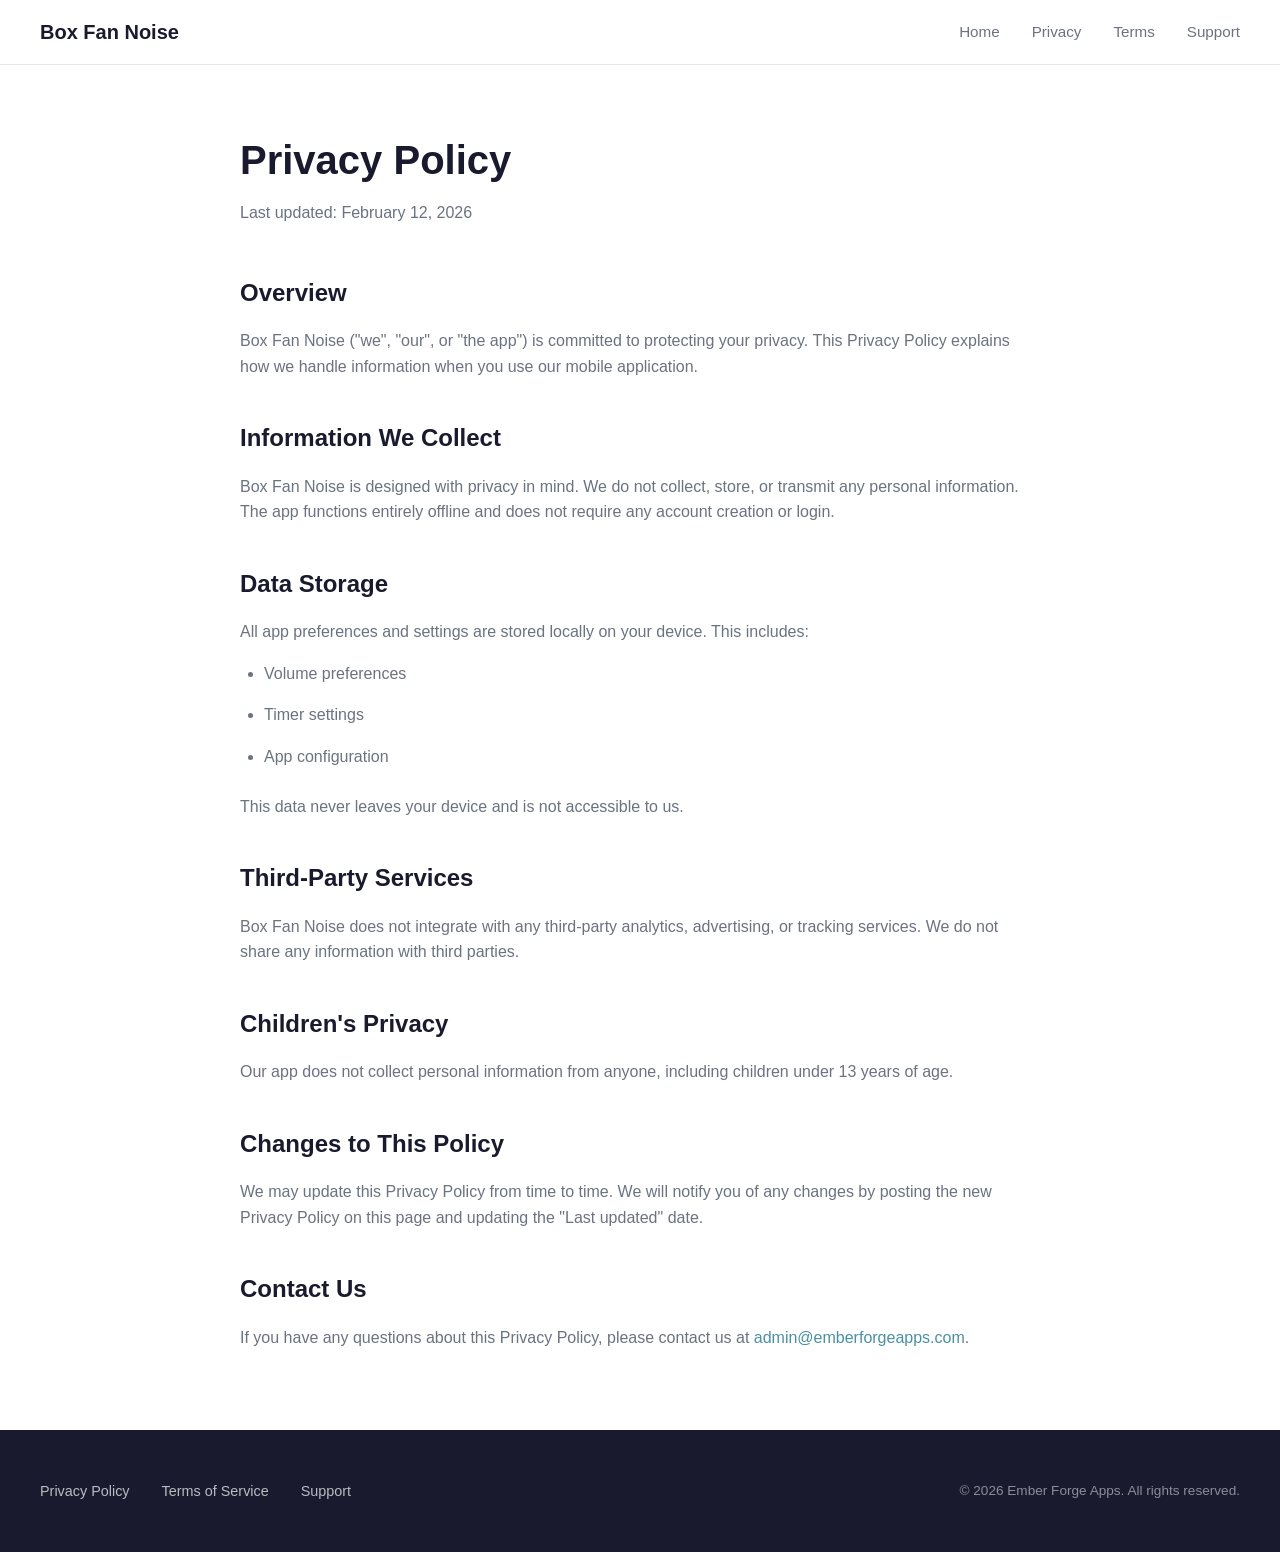
<file: BoxFanNoiseWebsite/privacy.html>
<!DOCTYPE html>
<html lang="en">
<head>
    <meta charset="UTF-8">
    <meta name="viewport" content="width=device-width, initial-scale=1.0">
    <title>Privacy Policy - Box Fan Noise</title>
    <link rel="stylesheet" href="style.css">
</head>
<body>
    <nav>
        <div class="container">
            <a href="index.html" class="logo">Box Fan Noise</a>
            <ul class="nav-links">
                <li><a href="index.html">Home</a></li>
                <li><a href="privacy.html">Privacy</a></li>
                <li><a href="terms.html">Terms</a></li>
                <li><a href="support.html">Support</a></li>
            </ul>
        </div>
    </nav>

    <main class="page">
        <div class="container">
            <h1>Privacy Policy</h1>
            <p class="updated">Last updated: February 12, 2026</p>

            <h2>Overview</h2>
            <p>Box Fan Noise ("we", "our", or "the app") is committed to protecting your privacy. This Privacy Policy explains how we handle information when you use our mobile application.</p>

            <h2>Information We Collect</h2>
            <p>Box Fan Noise is designed with privacy in mind. We do not collect, store, or transmit any personal information. The app functions entirely offline and does not require any account creation or login.</p>

            <h2>Data Storage</h2>
            <p>All app preferences and settings are stored locally on your device. This includes:</p>
            <ul>
                <li>Volume preferences</li>
                <li>Timer settings</li>
                <li>App configuration</li>
            </ul>
            <p>This data never leaves your device and is not accessible to us.</p>

            <h2>Third-Party Services</h2>
            <p>Box Fan Noise does not integrate with any third-party analytics, advertising, or tracking services. We do not share any information with third parties.</p>

            <h2>Children's Privacy</h2>
            <p>Our app does not collect personal information from anyone, including children under 13 years of age.</p>

            <h2>Changes to This Policy</h2>
            <p>We may update this Privacy Policy from time to time. We will notify you of any changes by posting the new Privacy Policy on this page and updating the "Last updated" date.</p>

            <h2>Contact Us</h2>
            <p>If you have any questions about this Privacy Policy, please contact us at <a href="mailto:admin@emberforgeapps.com">admin@emberforgeapps.com</a>.</p>
        </div>
    </main>

    <footer>
        <div class="container">
            <ul class="footer-links">
                <li><a href="privacy.html">Privacy Policy</a></li>
                <li><a href="terms.html">Terms of Service</a></li>
                <li><a href="support.html">Support</a></li>
            </ul>
            <p class="copyright">&copy; 2026 Ember Forge Apps. All rights reserved.</p>
        </div>
    </footer>
</body>
</html>
</file>
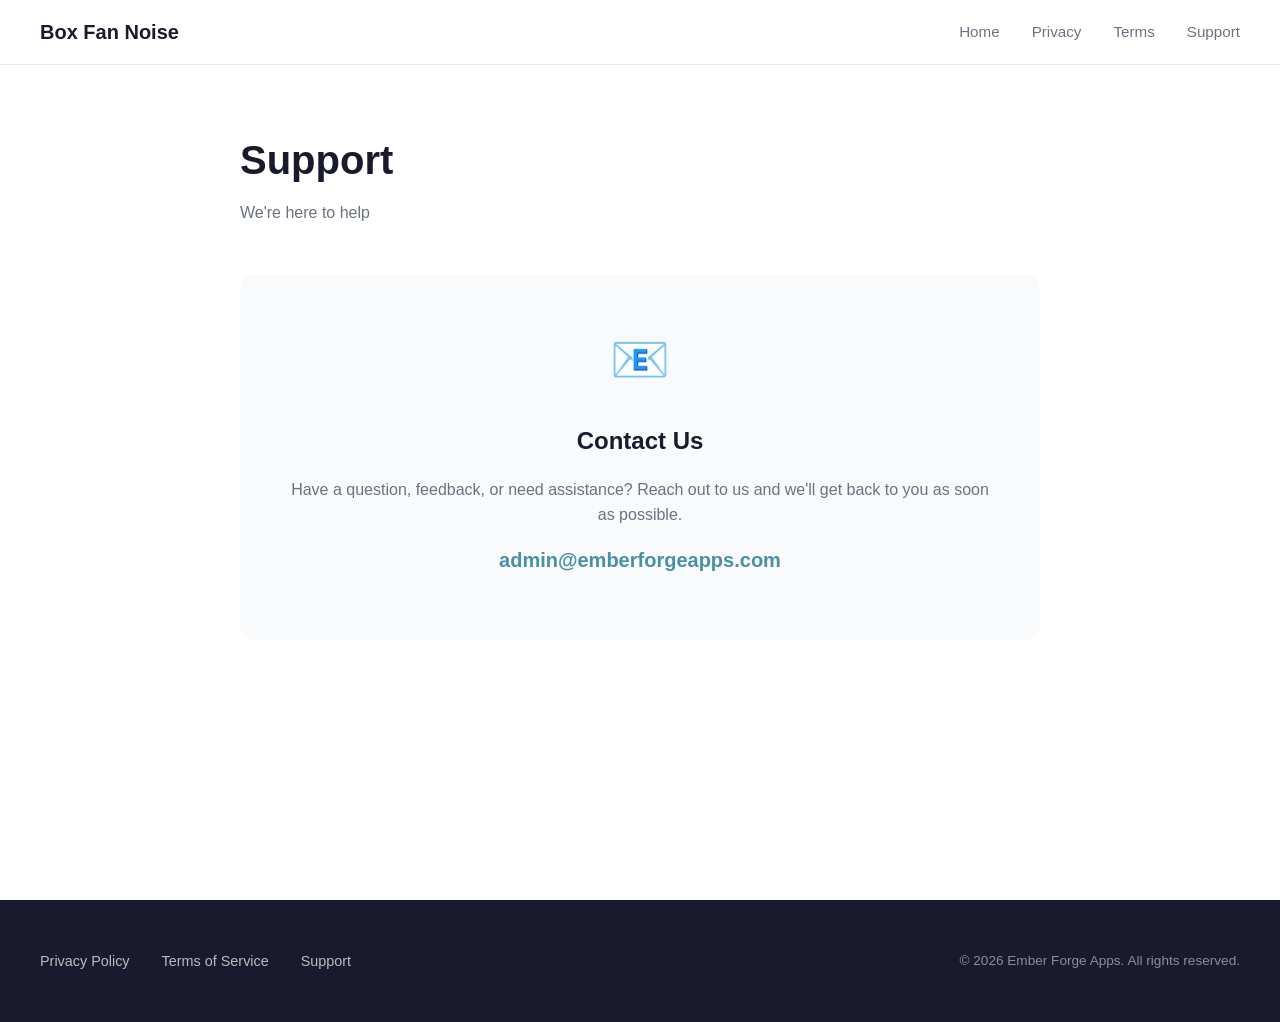
<file: BoxFanNoiseWebsite/support.html>
<!DOCTYPE html>
<html lang="en">
<head>
    <meta charset="UTF-8">
    <meta name="viewport" content="width=device-width, initial-scale=1.0">
    <title>Support - Box Fan Noise</title>
    <link rel="stylesheet" href="style.css">
</head>
<body>
    <nav>
        <div class="container">
            <a href="index.html" class="logo">Box Fan Noise</a>
            <ul class="nav-links">
                <li><a href="index.html">Home</a></li>
                <li><a href="privacy.html">Privacy</a></li>
                <li><a href="terms.html">Terms</a></li>
                <li><a href="support.html">Support</a></li>
            </ul>
        </div>
    </nav>

    <main class="page">
        <div class="container">
            <h1>Support</h1>
            <p class="updated">We're here to help</p>

            <div class="support-card">
                <div class="icon">📧</div>
                <h2>Contact Us</h2>
                <p>Have a question, feedback, or need assistance? Reach out to us and we'll get back to you as soon as possible.</p>
                <p class="email"><a href="mailto:admin@emberforgeapps.com">admin@emberforgeapps.com</a></p>
            </div>
        </div>
    </main>

    <footer>
        <div class="container">
            <ul class="footer-links">
                <li><a href="privacy.html">Privacy Policy</a></li>
                <li><a href="terms.html">Terms of Service</a></li>
                <li><a href="support.html">Support</a></li>
            </ul>
            <p class="copyright">&copy; 2026 Ember Forge Apps. All rights reserved.</p>
        </div>
    </footer>
</body>
</html>
</file>
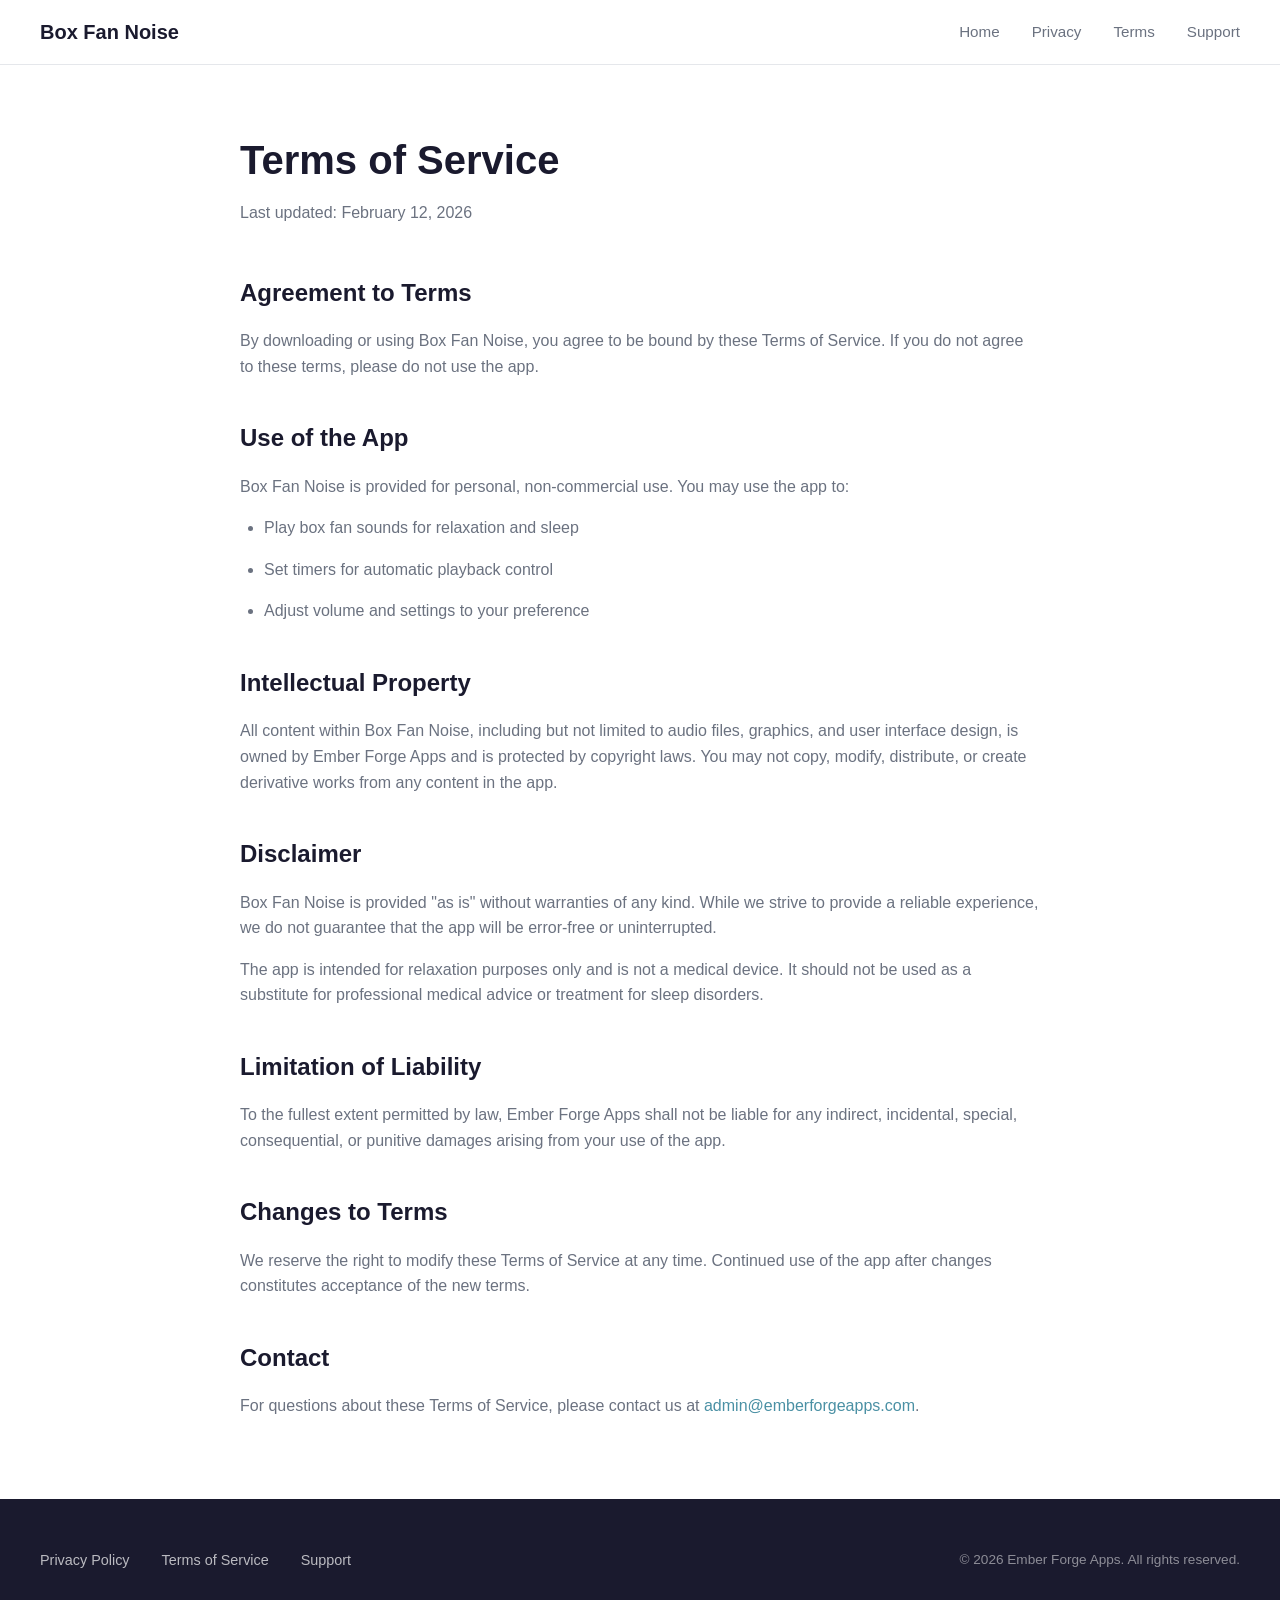
<file: BoxFanNoiseWebsite/terms.html>
<!DOCTYPE html>
<html lang="en">
<head>
    <meta charset="UTF-8">
    <meta name="viewport" content="width=device-width, initial-scale=1.0">
    <title>Terms of Service - Box Fan Noise</title>
    <link rel="stylesheet" href="style.css">
</head>
<body>
    <nav>
        <div class="container">
            <a href="index.html" class="logo">Box Fan Noise</a>
            <ul class="nav-links">
                <li><a href="index.html">Home</a></li>
                <li><a href="privacy.html">Privacy</a></li>
                <li><a href="terms.html">Terms</a></li>
                <li><a href="support.html">Support</a></li>
            </ul>
        </div>
    </nav>

    <main class="page">
        <div class="container">
            <h1>Terms of Service</h1>
            <p class="updated">Last updated: February 12, 2026</p>

            <h2>Agreement to Terms</h2>
            <p>By downloading or using Box Fan Noise, you agree to be bound by these Terms of Service. If you do not agree to these terms, please do not use the app.</p>

            <h2>Use of the App</h2>
            <p>Box Fan Noise is provided for personal, non-commercial use. You may use the app to:</p>
            <ul>
                <li>Play box fan sounds for relaxation and sleep</li>
                <li>Set timers for automatic playback control</li>
                <li>Adjust volume and settings to your preference</li>
            </ul>

            <h2>Intellectual Property</h2>
            <p>All content within Box Fan Noise, including but not limited to audio files, graphics, and user interface design, is owned by Ember Forge Apps and is protected by copyright laws. You may not copy, modify, distribute, or create derivative works from any content in the app.</p>

            <h2>Disclaimer</h2>
            <p>Box Fan Noise is provided "as is" without warranties of any kind. While we strive to provide a reliable experience, we do not guarantee that the app will be error-free or uninterrupted.</p>
            <p>The app is intended for relaxation purposes only and is not a medical device. It should not be used as a substitute for professional medical advice or treatment for sleep disorders.</p>

            <h2>Limitation of Liability</h2>
            <p>To the fullest extent permitted by law, Ember Forge Apps shall not be liable for any indirect, incidental, special, consequential, or punitive damages arising from your use of the app.</p>

            <h2>Changes to Terms</h2>
            <p>We reserve the right to modify these Terms of Service at any time. Continued use of the app after changes constitutes acceptance of the new terms.</p>

            <h2>Contact</h2>
            <p>For questions about these Terms of Service, please contact us at <a href="mailto:admin@emberforgeapps.com">admin@emberforgeapps.com</a>.</p>
        </div>
    </main>

    <footer>
        <div class="container">
            <ul class="footer-links">
                <li><a href="privacy.html">Privacy Policy</a></li>
                <li><a href="terms.html">Terms of Service</a></li>
                <li><a href="support.html">Support</a></li>
            </ul>
            <p class="copyright">&copy; 2026 Ember Forge Apps. All rights reserved.</p>
        </div>
    </footer>
</body>
</html>
</file>
<file: BoxFanNoiseWebsite/style.css>
* {
    margin: 0;
    padding: 0;
    box-sizing: border-box;
}

:root {
    --primary: #4A90A4;
    --primary-dark: #3A7A94;
    --text: #1a1a2e;
    --text-light: #6b7280;
    --bg: #ffffff;
    --bg-alt: #f8fafc;
    --border: #e5e7eb;
}

body {
    font-family: -apple-system, BlinkMacSystemFont, 'Segoe UI', Roboto, Oxygen, Ubuntu, sans-serif;
    color: var(--text);
    line-height: 1.6;
    background: var(--bg);
}

a {
    color: var(--primary);
    text-decoration: none;
    transition: color 0.2s;
}

a:hover {
    color: var(--primary-dark);
}

/* Navigation */
nav {
    position: fixed;
    top: 0;
    width: 100%;
    background: rgba(255, 255, 255, 0.95);
    backdrop-filter: blur(10px);
    border-bottom: 1px solid var(--border);
    z-index: 1000;
    padding: 1rem 2rem;
}

nav .container {
    max-width: 1200px;
    margin: 0 auto;
    display: flex;
    justify-content: space-between;
    align-items: center;
}

nav .logo {
    font-size: 1.25rem;
    font-weight: 700;
    color: var(--text);
}

nav .nav-links {
    display: flex;
    gap: 2rem;
    list-style: none;
}

nav .nav-links a {
    color: var(--text-light);
    font-size: 0.95rem;
    font-weight: 500;
}

nav .nav-links a:hover {
    color: var(--primary);
}

/* Hero Section */
.hero {
    min-height: 100vh;
    display: flex;
    align-items: center;
    justify-content: center;
    padding: 6rem 2rem 4rem;
    background: linear-gradient(135deg, #f8fafc 0%, #e8f4f8 100%);
}

.hero .container {
    max-width: 1200px;
    margin: 0 auto;
    display: grid;
    grid-template-columns: 1fr 1fr;
    gap: 4rem;
    align-items: center;
}

.hero-content h1 {
    font-size: 3.5rem;
    font-weight: 800;
    line-height: 1.1;
    margin-bottom: 1.5rem;
    color: var(--text);
}

.hero-content h1 span {
    color: var(--primary);
}

.hero-content p {
    font-size: 1.25rem;
    color: var(--text-light);
    margin-bottom: 2rem;
    max-width: 500px;
}

.app-store-btn {
    display: inline-block;
    transition: transform 0.2s, opacity 0.2s;
}

.app-store-btn img {
    height: 54px;
}

.app-store-btn:hover {
    transform: scale(1.05);
    opacity: 0.9;
}

.hero-image {
    display: flex;
    justify-content: center;
}

.hero-image .phone-mockup {
    width: 280px;
    height: 580px;
    background: linear-gradient(145deg, #2c3e50, #4a90a4);
    border-radius: 40px;
    padding: 12px;
    box-shadow: 0 25px 80px rgba(74, 144, 164, 0.3);
}

.hero-image .phone-screen {
    width: 100%;
    height: 100%;
    background: linear-gradient(180deg, #1a2a3a 0%, #2c4a5a 50%, #3a6a7a 100%);
    border-radius: 32px;
    display: flex;
    flex-direction: column;
    align-items: center;
    justify-content: center;
    color: white;
}

.phone-screen .fan-icon {
    font-size: 80px;
    margin-bottom: 20px;
    animation: spin 3s linear infinite;
}

@keyframes spin {
    from { transform: rotate(0deg); }
    to { transform: rotate(360deg); }
}

.phone-screen .app-title {
    font-size: 1.5rem;
    font-weight: 600;
}

/* Features Section */
.features {
    padding: 6rem 2rem;
    background: var(--bg);
}

.features .container {
    max-width: 1200px;
    margin: 0 auto;
}

.section-title {
    text-align: center;
    font-size: 2.5rem;
    font-weight: 700;
    margin-bottom: 1rem;
}

.section-subtitle {
    text-align: center;
    color: var(--text-light);
    font-size: 1.1rem;
    margin-bottom: 4rem;
}

.features-grid {
    display: grid;
    grid-template-columns: repeat(3, 1fr);
    gap: 2rem;
}

.feature-card {
    padding: 2rem;
    background: var(--bg-alt);
    border-radius: 16px;
    text-align: center;
    transition: transform 0.2s, box-shadow 0.2s;
}

.feature-card:hover {
    transform: translateY(-5px);
    box-shadow: 0 10px 40px rgba(0, 0, 0, 0.1);
}

.feature-icon {
    width: 60px;
    height: 60px;
    background: linear-gradient(135deg, var(--primary), var(--primary-dark));
    border-radius: 16px;
    display: flex;
    align-items: center;
    justify-content: center;
    margin: 0 auto 1.5rem;
    font-size: 1.5rem;
}

.feature-card h3 {
    font-size: 1.25rem;
    margin-bottom: 0.75rem;
}

.feature-card p {
    color: var(--text-light);
    font-size: 0.95rem;
}

/* Footer */
footer {
    background: var(--text);
    color: white;
    padding: 3rem 2rem;
}

footer .container {
    max-width: 1200px;
    margin: 0 auto;
    display: flex;
    justify-content: space-between;
    align-items: center;
}

footer .footer-links {
    display: flex;
    gap: 2rem;
    list-style: none;
}

footer .footer-links a {
    color: rgba(255, 255, 255, 0.7);
    font-size: 0.9rem;
}

footer .footer-links a:hover {
    color: white;
}

footer .copyright {
    color: rgba(255, 255, 255, 0.5);
    font-size: 0.85rem;
}

/* Page Styles */
.page {
    padding: 8rem 2rem 4rem;
    min-height: 100vh;
}

.page .container {
    max-width: 800px;
    margin: 0 auto;
}

.page h1 {
    font-size: 2.5rem;
    margin-bottom: 0.5rem;
}

.page .updated {
    color: var(--text-light);
    margin-bottom: 3rem;
}

.page h2 {
    font-size: 1.5rem;
    margin: 2.5rem 0 1rem;
    color: var(--text);
}

.page p, .page li {
    color: var(--text-light);
    margin-bottom: 1rem;
}

.page ul {
    padding-left: 1.5rem;
    margin-bottom: 1.5rem;
}

/* Support Page */
.support-card {
    background: var(--bg-alt);
    border-radius: 16px;
    padding: 3rem;
    text-align: center;
    margin-top: 2rem;
}

.support-card .icon {
    font-size: 3rem;
    margin-bottom: 1.5rem;
}

.support-card h2 {
    margin: 0 0 1rem;
}

.support-card .email {
    font-size: 1.25rem;
    color: var(--primary);
    font-weight: 600;
}

/* Responsive */
@media (max-width: 968px) {
    .hero .container {
        grid-template-columns: 1fr;
        text-align: center;
    }

    .hero-content h1 {
        font-size: 2.5rem;
    }

    .hero-content p {
        margin: 0 auto 2rem;
    }

    .features-grid {
        grid-template-columns: 1fr;
    }

    nav .nav-links {
        gap: 1rem;
    }
}

@media (max-width: 600px) {
    nav {
        padding: 1rem;
    }

    nav .nav-links {
        gap: 0.75rem;
        font-size: 0.85rem;
    }

    footer .container {
        flex-direction: column;
        gap: 1.5rem;
        text-align: center;
    }
}
</file>
